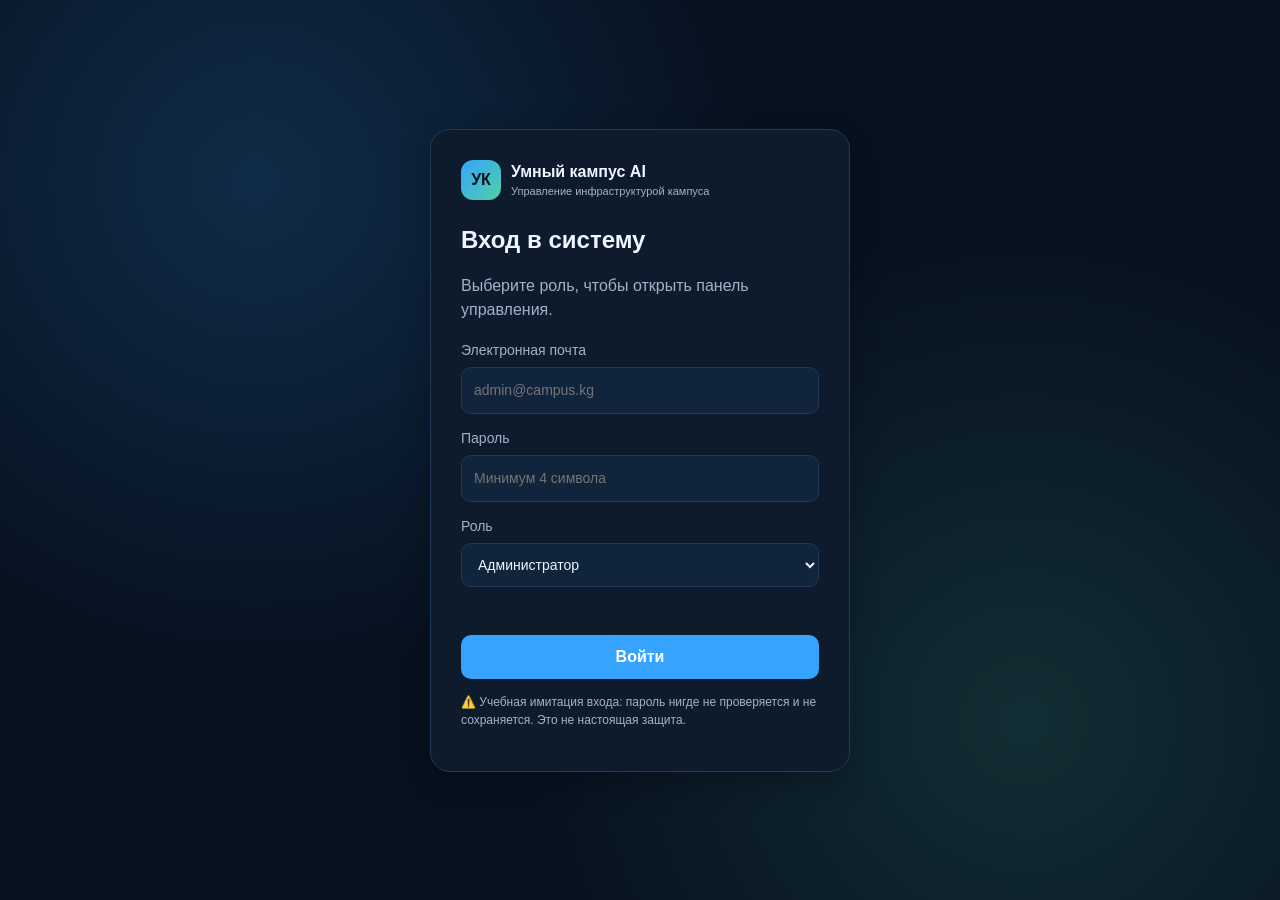
<file: index.html>
<!DOCTYPE html>
<html lang="ru">
<head>
  <meta charset="UTF-8">
  <meta name="viewport" content="width=device-width, initial-scale=1.0">
  <title>Вход — Умный кампус AI</title>
  <link rel="stylesheet" href="assets/css/style.css">
</head>
<body>
<div class="login-page">
  <div class="login-card">
    <div class="logo"><span class="logo-mark">УК</span><div><b>Умный кампус AI</b><small>Управление инфраструктурой кампуса</small></div></div>
    <h1>Вход в систему</h1>
    <p class="muted">Выберите роль, чтобы открыть панель управления.</p>
    <form id="loginForm">
      <label>Электронная почта<input type="email" id="email" placeholder="admin@campus.kg" required></label>
      <label>Пароль<input type="password" id="password" placeholder="Минимум 4 символа" required minlength="4"></label>
      <label>Роль
        <select id="role">
          <option value="admin">Администратор</option>
          <option value="engineer">Инженер</option>
          <option value="operator">Оператор</option>
        </select>
      </label>
      <div class="error" id="loginError"></div>
      <button class="btn" type="submit">Войти</button>
    </form>
    <p class="note">⚠️ Учебная имитация входа: пароль нигде не проверяется и не сохраняется. Это не настоящая защита.</p>
  </div>
</div>
<script src="assets/js/data.js"></script>
<script src="assets/js/storage.js"></script>
<script src="assets/js/ai.js"></script>
<script src="assets/js/app.js"></script>
<script src="assets/js/login.js"></script>
</body>
</html>
</file>
<file: assets/css/style.css>
/* Smart Campus AI — общий стиль */
:root {
  --bg: #07111f;
  --panel: #0d1b2d;
  --panel2: #10243c;
  --text: #eef6ff;
  --muted: #9fb4ca;
  --line: #203a57;
  --accent: #36a3ff;
  --green: #4fd1a5;
  --yellow: #ffc857;
  --red: #ff6b6b;
  --violet: #b38cff;
  --shadow: 0 10px 30px rgba(0, 0, 0, .25);
  --sidebar: 240px;
}

body.light {
  --bg: #f2f6fb;
  --panel: #ffffff;
  --panel2: #eaf1f9;
  --text: #13243a;
  --muted: #5b6f86;
  --line: #d6e1ee;
  --accent: #1f7fd6;
  --green: #1c9c74;
  --yellow: #c98a00;
  --red: #d64545;
  --shadow: 0 8px 24px rgba(20, 50, 90, .08);
}

* { box-sizing: border-box; }
[hidden] { display: none !important; }

body {
  margin: 0;
  font-family: Inter, "Segoe UI", Arial, sans-serif;
  background: var(--bg);
  color: var(--text);
  line-height: 1.5;
}

a { color: var(--accent); }
h1, h2, h3 { margin: 0; }

/* ---------- Sidebar ---------- */
.sidebar {
  position: fixed;
  inset: 0 auto 0 0;
  width: var(--sidebar);
  background: var(--panel);
  border-right: 1px solid var(--line);
  display: flex;
  flex-direction: column;
  padding: 18px 14px;
  z-index: 40;
  transition: transform .25s;
}

.logo { display: flex; gap: 10px; align-items: center; margin: 0 6px 26px; }
.logo small { display: block; color: var(--muted); font-size: 11px; line-height: 1.3; }
.logo-mark {
  width: 40px; height: 40px; flex: none;
  display: grid; place-items: center;
  border-radius: 12px;
  background: linear-gradient(135deg, var(--accent), var(--green));
  color: #06101d; font-weight: 900;
}

.sidebar nav { display: grid; gap: 4px; }
.sidebar nav a {
  display: flex; gap: 12px; align-items: center;
  padding: 11px 12px;
  border-radius: 10px;
  color: var(--muted);
  text-decoration: none;
  font-weight: 600;
}
.sidebar nav a:hover { background: var(--panel2); color: var(--text); }
.sidebar nav a.active { background: var(--accent); color: #fff; }
.sidebar-foot { margin-top: auto; display: flex; gap: 8px; align-items: center; color: var(--muted); font-size: 13px; padding: 6px; }
.dot { width: 9px; height: 9px; border-radius: 50%; background: var(--green); box-shadow: 0 0 10px var(--green); }

/* ---------- Main + Topbar ---------- */
main { margin-left: var(--sidebar); padding: 0 26px 40px; min-height: 100vh; }

.topbar {
  position: sticky; top: 0; z-index: 30;
  display: flex; gap: 12px; align-items: center;
  padding: 14px 0;
  margin-bottom: 18px;
  background: var(--bg);
  border-bottom: 1px solid var(--line);
}
.topbar h1 { font-size: 22px; margin-right: auto; }

.search input {
  width: 280px;
  padding: 10px 14px;
  border-radius: 10px;
  border: 1px solid var(--line);
  background: var(--panel);
  color: var(--text);
}

.icon-btn {
  position: relative;
  border: 1px solid var(--line);
  background: var(--panel);
  color: var(--text);
  border-radius: 10px;
  min-width: 40px; height: 40px;
  cursor: pointer;
  font-size: 16px;
}
.icon-btn:hover { border-color: var(--accent); }
.menu-btn { display: none; }
.count {
  position: absolute; top: -6px; right: -6px;
  background: var(--red); color: #fff;
  font-size: 11px; font-weight: 700;
  border-radius: 999px; padding: 1px 6px;
}

.notif { position: relative; }
.notif-panel {
  display: none;
  position: absolute; right: 0; top: 48px;
  width: 320px; max-height: 380px; overflow: auto;
  background: var(--panel); border: 1px solid var(--line);
  border-radius: 14px; padding: 14px;
  box-shadow: var(--shadow);
}
.notif-panel.open { display: block; }
.notif-item { padding: 8px 10px; margin-top: 8px; border-radius: 8px; background: var(--panel2); border-left: 3px solid var(--yellow); font-size: 14px; }
.notif-item.critical { border-left-color: var(--red); }

.profile { display: flex; gap: 10px; align-items: center; }
.profile small { display: block; color: var(--muted); font-size: 12px; }
.profile b { font-size: 14px; }
.avatar {
  width: 38px; height: 38px; border-radius: 50%;
  display: grid; place-items: center;
  background: var(--violet); color: #fff; font-weight: 800;
}

/* ---------- Карточки ---------- */
.kpi-grid { display: grid; grid-template-columns: repeat(6, 1fr); gap: 14px; margin-bottom: 18px; }
.kpi {
  background: var(--panel); border: 1px solid var(--line);
  border-radius: 16px; padding: 16px;
  box-shadow: var(--shadow);
}
.kpi small { color: var(--muted); display: block; }
.kpi b { font-size: 28px; display: block; margin: 4px 0; }
.kpi span { font-size: 13px; color: var(--muted); }
.kpi.warn b { color: var(--yellow); }
.kpi.bad b { color: var(--red); }
.kpi.good b { color: var(--green); }

.grid-2 { display: grid; grid-template-columns: 1fr 1fr; gap: 16px; margin-bottom: 16px; }

.grid-2.top { align-items: start; }
.grid-3 { display: grid; grid-template-columns: 2fr 1fr 1fr; gap: 16px; margin-bottom: 16px; }

.card {
  background: var(--panel); border: 1px solid var(--line);
  border-radius: 16px; padding: 18px;
  box-shadow: var(--shadow);
  min-width: 0;
}
.card h2 { font-size: 17px; margin-bottom: 12px; }
.card-head { display: flex; justify-content: space-between; align-items: center; gap: 10px; margin-bottom: 12px; flex-wrap: wrap; }
.card-head h2 { margin: 0; }
.chart-box { position: relative; height: 260px; }

.muted { color: var(--muted); }

/* ---------- Таблицы ---------- */
.toolbar { display: flex; gap: 10px; flex-wrap: wrap; margin-bottom: 14px; }
.toolbar input, .toolbar select, .form input, .form select, .form textarea {
  padding: 10px 12px;
  border-radius: 10px;
  border: 1px solid var(--line);
  background: var(--panel2);
  color: var(--text);
  font: inherit;
}
.toolbar input { flex: 1; min-width: 200px; }

.table-wrap { overflow-x: auto; }
table { width: 100%; border-collapse: collapse; font-size: 14px; }
th, td { padding: 11px 12px; border-bottom: 1px solid var(--line); text-align: left; white-space: nowrap; }
th { color: var(--muted); font-weight: 600; background: var(--panel2); }
tbody tr:hover { background: var(--panel2); }
td.wrap { white-space: normal; min-width: 150px; max-width: 240px; }
td.actions .btn { display: block; width: 100%; margin: 3px 0; }

.badge { display: inline-block; padding: 3px 10px; border-radius: 999px; font-size: 12px; font-weight: 700; }
.badge-normal, .badge-online, .badge-resolved, .badge-low { background: rgba(79, 209, 165, .15); color: var(--green); }
.badge-warning, .badge-in_progress, .badge-medium { background: rgba(255, 200, 87, .16); color: var(--yellow); }
.badge-critical, .badge-offline, .badge-high { background: rgba(255, 107, 107, .15); color: var(--red); }
.badge-open { background: rgba(54, 163, 255, .15); color: var(--accent); }

/* ---------- Кнопки и формы ---------- */
.btn {
  display: inline-block;
  padding: 10px 16px;
  border-radius: 10px;
  border: 0;
  background: var(--accent);
  color: #fff;
  font-weight: 700;
  cursor: pointer;
  text-decoration: none;
  font: inherit; font-weight: 700;
}
.btn:hover { filter: brightness(1.1); }
.btn.secondary { background: transparent; color: var(--text); border: 1px solid var(--line); }
.btn.danger { background: var(--red); }
.btn.small { padding: 6px 10px; font-size: 13px; }

.form { display: grid; grid-template-columns: repeat(2, 1fr); gap: 12px; }
.form label { display: grid; gap: 6px; font-size: 14px; color: var(--muted); }
.form .full { grid-column: 1 / -1; }
.form-actions { display: flex; gap: 10px; }

.list { display: grid; gap: 8px; }
.list-item { padding: 10px 12px; border-radius: 10px; background: var(--panel2); border-left: 3px solid var(--yellow); font-size: 14px; }
.list-item.critical { border-left-color: var(--red); }

.ai-card { border-left: 4px solid var(--violet); }
.rec { padding: 12px; border-radius: 12px; background: var(--panel2); margin-bottom: 10px; }
.rec b { display: block; }

.info { padding: 12px 14px; border-radius: 0 12px 12px 0; background: var(--panel2); border-left: 4px solid var(--accent); margin-bottom: 16px; font-size: 14px; }

.toast {
  position: fixed; bottom: 20px; right: 20px; z-index: 60;
  background: var(--green); color: #06101d; font-weight: 700;
  padding: 12px 18px; border-radius: 12px;
  opacity: 0; transform: translateY(10px); transition: .25s;
}
.toast.show { opacity: 1; transform: none; }

/* ---------- Login ---------- */
.login-page { display: grid; place-items: center; min-height: 100vh; padding: 20px;
  background: radial-gradient(circle at 20% 20%, rgba(54, 163, 255, .18), transparent 40%),
              radial-gradient(circle at 80% 80%, rgba(79, 209, 165, .15), transparent 40%), var(--bg); }
.login-card { width: min(420px, 100%); background: var(--panel); border: 1px solid var(--line); border-radius: 20px; padding: 30px; box-shadow: var(--shadow); }
.login-card .logo { margin: 0 0 22px; }
.login-card h1 { font-size: 24px; margin-bottom: 6px; }
.login-card form { display: grid; gap: 14px; margin-top: 18px; }
.login-card label { display: grid; gap: 6px; font-size: 14px; color: var(--muted); }
.login-card input, .login-card select { padding: 12px; border-radius: 10px; border: 1px solid var(--line); background: var(--panel2); color: var(--text); font: inherit; }
.login-card .note { font-size: 12px; color: var(--muted); margin-top: 14px; }
.error { color: var(--red); font-size: 14px; min-height: 20px; }

.overlay { display: none; }

/* ---------- Адаптивность ---------- */
@media (max-width: 1366px) {
  .kpi-grid { grid-template-columns: repeat(3, 1fr); }
  .search input { width: 200px; }
}

@media (max-width: 1100px) {
  .grid-3 { grid-template-columns: 1fr 1fr; }
  .grid-3 > :first-child { grid-column: 1 / -1; }
  .profile div { display: none; }
}

@media (max-width: 900px) {
  .sidebar { transform: translateX(-100%); }
  body.menu-open .sidebar { transform: none; }
  body.menu-open .overlay { display: block; position: fixed; inset: 0; background: rgba(0, 0, 0, .45); z-index: 35; }
  main { margin-left: 0; padding: 0 16px 30px; }
  .menu-btn { display: inline-block; }
  .grid-2, .grid-3 { grid-template-columns: 1fr; }
  .search { display: none; }
}

@media (max-width: 520px) {
  .kpi-grid { grid-template-columns: 1fr 1fr; gap: 10px; }
  .kpi b { font-size: 22px; }
  .topbar h1 { font-size: 18px; }
  .topbar { gap: 8px; }
  .form { grid-template-columns: 1fr; }
  .notif-panel { width: 280px; right: -60px; }
  .chart-box { height: 220px; }
}
</file>
